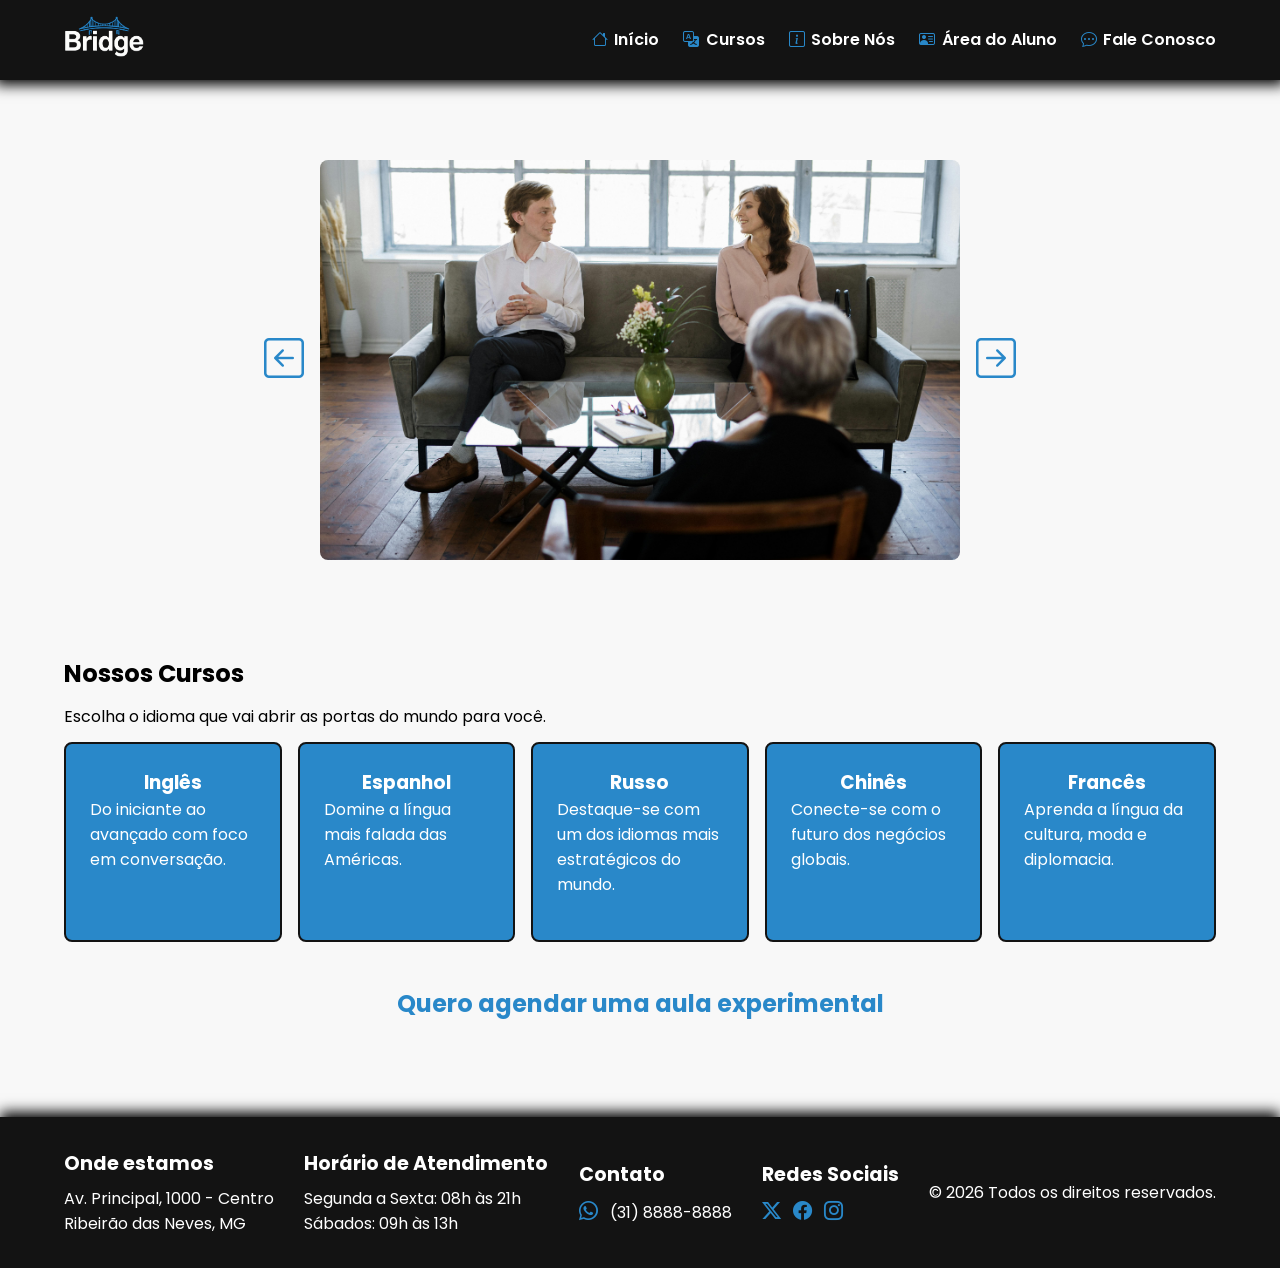
<file: index.html>
<!DOCTYPE html>
<html lang="pt-br">

<head>
    <meta charset="UTF-8">
    <meta name="viewport" content="width=device-width, initial-scale=1.0">
    <link rel="shortcut icon" href="./src/assets/images/favicon.svg" type="image/x-icon">
    <link rel="stylesheet" href="./src/assets/styles/reset.css">
    <link rel="stylesheet" href="./src/assets/styles/main.css">
    <link rel="stylesheet" href="https://cdn.jsdelivr.net/npm/bootstrap-icons@1.13.1/font/bootstrap-icons.min.css">
    <link rel="stylesheet" href="https://cdnjs.cloudflare.com/ajax/libs/animate.css/4.1.1/animate.min.css" />
    <title>Bridge - Escola de Idiomas</title>
</head>

<body>
    <header class="cabecalho animate__animated animate__slideInDown">
        <div class="logo">
            <figure class="logo-imagem">
                <img src="./src/assets/images/logo.png" alt="logo da escola de idiomas Bridge.">
            </figure>
        </div>
        <nav>
            <button id="btn-menu-hamburguer" onclick="abrirMenu()">
                        <i class="bi bi-list"></i> Menu
                            </button>
            <ul id="menu">
                <li><a href="./index.html"><i class="bi bi-house"></i>Início</a></li>
                <li><a href="./src/pages/cursos.html"><i class="bi bi-translate"></i>Cursos</a></li>
                <li><a href="./src/pages/sobre.html"><i class="bi bi-info-square"></i>Sobre Nós</a></li>
                <li><a href="./src/pages/area-aluno.html"><i class="bi bi-person-vcard"></i>Área do Aluno</a></li>
                <li><a href="./src/pages/fale-conosco.html"><i class="bi bi-chat-dots"></i>Fale Conosco</a></li>
            </ul>
        </nav>
    </header>

    <main class="principal">
        <section class="carrossel animate__animated animate__fadeIn">
            <button type="button" id="carrossel-botao-voltar"><i class="bi bi-arrow-left-square"></i></button>
            <div class="carrossel-imagem">
                <img src="./src/assets/images/imagem-1.jpg" alt="Três pessoas conversando sentando em um sofá.">
            </div>
            <div class="carrossel-imagem">
                <img src="./src/assets/images/imagem-2.jpg"
                    alt="Duas pessoas conversando sentando numa poltrona e três pessoas atrás.">
            </div>
            <div class="carrossel-imagem">
                <img src="./src/assets/images/imagem-3.jpg" alt="Duas pessoas conversando e uma sala de descanso.">
            </div>
            <div class="carrossel-imagem">
                <img src="./src/assets/images/imagem-4.jpg" alt="Duas pessoas conversando e uma sala de descanso.">
            </div>

            <button type="button" id="carrossel-botao-proxima"><i class="bi bi-arrow-right-square"></i></button>
        </section>

        <section class="info animate__animated animate__fadeIn">
            <h2>Nossos Cursos</h2>
            <p>Escolha o idioma que vai abrir as portas do mundo para você.</p>

            <div class="linguagens">
                <div class="lang-card">
                    <h3>Inglês</h3>
                    <p>Do iniciante ao avançado com foco em conversação.</p>
                </div>

                <div class="lang-card">
                    <h3>Espanhol</h3>
                    <p>Domine a língua mais falada das Américas.</p>
                </div>

                <div class="lang-card">
                    <h3>Russo</h3>
                    <p>Destaque-se com um dos idiomas mais estratégicos do mundo.</p>
                </div>

                <div class="lang-card">
                    <h3>Chinês</h3>
                    <p>Conecte-se com o futuro dos negócios globais.</p>
                </div>

                <div class="lang-card">
                    <h3>Francês</h3>
                    <p>Aprenda a língua da cultura, moda e diplomacia.</p>
                </div>
            </div>

            <a href="./src/pages/agendar.html" class="link-agendar animate__animated animate__fadeIn">Quero agendar uma
                aula experimental</a>
        </section>
    </main>

    <footer class="rodape animate__animated animate__slideInUp">
         <div class="contato">
            <h3>Onde estamos</h3>
            <p>Av. Principal, 1000 - Centro<br>Ribeirão das Neves, MG</p>
        </div>

        <div class="contato">
            <h3>Horário de Atendimento</h3>
            <p>Segunda a Sexta: 08h às 21h<br>Sábados: 09h às 13h</p>
        </div>
        <div class="contato">
            <h3>Contato</h3>

            <div class="celular">
                <a href="#"><i class="bi bi-whatsapp"></i></a>
                <span>(31) 8888-8888</span>
            </div>

        </div>
        <div class="redes-sociais">
            <h3>Redes Sociais</h3>
            <div class="redes-sociais-icons">
                <a href="x.com.br"><i class="bi bi-twitter-x"></i></a>
                <a href="facebook.com.br"><i class="bi bi-facebook"></i></a>
                <a href="instagram.com.br"><i class="bi bi-instagram"></i></a>
            </div>

        </div>

        <span class="direitos">&copy; 2026 Todos os direitos reservados.</span>
    </footer>

    <script src="./src/assets/scripts/carrossel.js"></script>
    <script src="./src/assets/scripts/menu-hamburguer.js"></script>
</body>

</html>
</file>
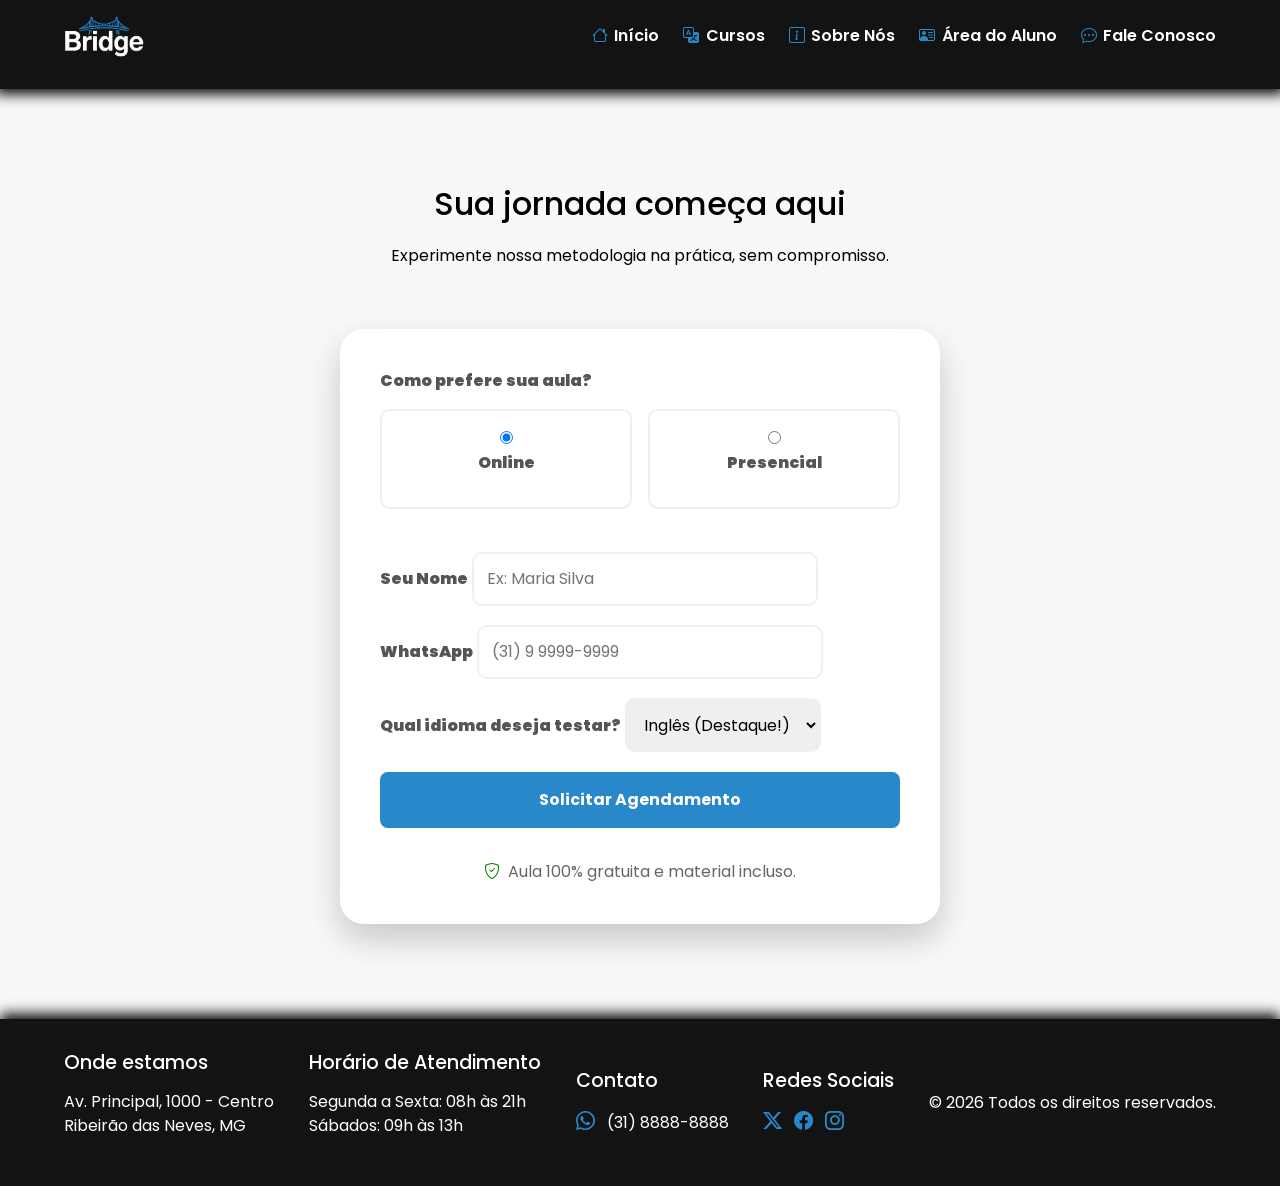
<file: src/pages/agendar.html>
<!DOCTYPE html>
<html lang="pt-br">

<head>
    <meta charset="UTF-8">
    <meta name="viewport" content="width=device-width, initial-scale=1.0">
    <link rel="shortcut icon" href="../assets/images/favicon.svg" type="image/x-icon">
    <link href="https://cdn.jsdelivr.net/npm/bootstrap@5.3.8/dist/css/bootstrap.min.css" rel="stylesheet"
        integrity="sha384-sRIl4kxILFvY47J16cr9ZwB07vP4J8+LH7qKQnuqkuIAvNWLzeN8tE5YBujZqJLB" crossorigin="anonymous">
    <link rel="stylesheet" href="https://cdn.jsdelivr.net/npm/bootstrap-icons@1.13.1/font/bootstrap-icons.min.css">
    <link rel="stylesheet" href="../assets/styles/reset.css">
    <link rel="stylesheet" href="../assets/styles/main.css">
    <link rel="stylesheet" href="../assets/styles/formulario-agendamento.css">
    <link rel="stylesheet" href="https://cdnjs.cloudflare.com/ajax/libs/animate.css/4.1.1/animate.min.css" />
    <title>Agendar Aula Experimental - Bridge</title>
</head>

<body>
    <header class="cabecalho animate__animated animate__slideInDown">
        <div class="logo">
            <figure class="logo-imagem">
                <img src="../assets/images/logo.png" alt="logo da escola de idiomas Bridge.">
            </figure>
        </div>
        <nav>
            <button id="btn-menu-hamburguer" onclick="abrirMenu()"><i class="bi bi-list"></i>Menu</button>
            <ul id="menu">
                <li><a href="../../index.html"><i class="bi bi-house"></i>Início</a></li>

                <li><a href="./cursos.html"><i class="bi bi-translate"></i>Cursos</a></li>

                <li><a href="./sobre.html"><i class="bi bi-info-square"></i>Sobre Nós</a></li>

                <li><a href="./area-aluno.html"><i class="bi bi-person-vcard"></i>Área do Aluno</a></li>

                <li><a href="./fale-conosco.html"><i class="bi bi-chat-dots"></i>Fale Conosco</a></li>
            </ul>
        </nav>
    </header>

    <main class="principal">
        <section class="info animate__animated animate__zoomIn">
            <h2>Sua jornada começa aqui</h2>
            <p>Experimente nossa metodologia na prática, sem compromisso.</p>

            <div class="agendar-container">
                <form class="form-agendar">
                    <div class="campo">
                        <label>Como prefere sua aula?</label>
                        <div class="tipo-aula">
                            <label class="radio-box">
                                <input type="radio" name="modalidade" value="online" checked>
                                <p>Online</p>
                            </label>
                            <label class="radio-box">
                                <input type="radio" name="modalidade" value="presencial">
                                <p>Presencial</p>
                            </label>
                        </div>
                    </div>

                    <div class="campo">
                        <label for="nome">Seu Nome</label>
                        <input type="text" id="nome" placeholder="Ex: Maria Silva" required>
                    </div>

                    <div class="campo">
                        <label for="whatsapp">WhatsApp</label>
                        <input type="tel" id="whatsapp" placeholder="(31) 9 9999-9999" required>
                    </div>

                    <div class="campo">
                        <label for="idioma">Qual idioma deseja testar?</label>
                        <select id="idioma">
                            <option value="ingles">Inglês (Destaque!)</option>
                            <option value="russo">Russo</option>
                            <option value="chines">Chinês</option>
                            <option value="espanhol">Espanhol</option>
                            <option value="frances">Francês</option>
                        </select>
                    </div>

                    <button type="submit" id="btn-enviar" onclick="mostrarMensagem()">Solicitar Agendamento</button>

                    <div class="banner-vantagem">
                        <i class="bi bi-shield-check" style="color: green;"></i>
                        <span>Aula 100% gratuita e material incluso.</span>
                    </div>
                </form>
            </div>
        </section>

        <section class="modal modal-sheet position-static d-none bg-body-secondary p-4 py-md-5" tabindex="-1"
            role="dialog" id="modalSheet">
            <div class="modal-dialog">
                <div class="modal-content rounded-4 shadow">
                    <div class="modal-header border-bottom-0">
                        <h1 class="modal-title fs-5">Agendamento solicitado com sucesso!</h1> <button type="button"
                            class="btn-close" data-bs-dismiss="modal" aria-label="Close" id="btn-fechar" onclick="fecharMensagem()"></button>
                    </div>
                    <div class="modal-body py-0">
                        <p>Um do nossos atendentes entrarão em contato em breve.</p>
                    </div>
                    <div class="modal-footer flex-column align-items-stretch w-100 gap-2 pb-3 border-top-0">
                        <button type="button" class="btn btn-lg btn-secondary" data-bs-dismiss="modal"
                            id="btn-fechar" onclick="fecharMensagem()">Fechar</button>
                    </div>
                </div>
            </div>
        </section>
    </main>


    <footer class="rodape animate__animated animate__slideInUp">
         <div class="contato">
            <h3>Onde estamos</h3>
            <p>Av. Principal, 1000 - Centro<br>Ribeirão das Neves, MG</p>
        </div>

        <div class="contato">
            <h3>Horário de Atendimento</h3>
            <p>Segunda a Sexta: 08h às 21h<br>Sábados: 09h às 13h</p>
        </div>
        <div class="contato">
            <h3>Contato</h3>

            <div class="numero">
                <a href="#"><i class="bi bi-whatsapp"></i></a>
                <span>(31) 8888-8888</span>
            </div>

        </div>
        <div class="redes-sociais">
            <h3>Redes Sociais</h3>
            <div class="redes-sociais-icons">
                <a href="https://x.com/?lang=pt"><i class="bi bi-twitter-x"></i></a>
                <a href="https://www.facebook.com/?locale=pt_BR"><i class="bi bi-facebook"></i></a>
                <a href="https://www.instagram.com/"><i class="bi bi-instagram"></i></a>
            </div>

        </div>

        <span class="direitos">&copy; 2026 Todos os direitos reservados.</span>
    </footer>

    <script src="../assets/scripts/menu-hamburguer.js"></script>
    <script src="https://cdn.jsdelivr.net/npm/bootstrap@5.3.8/dist/js/bootstrap.bundle.min.js"
        integrity="sha384-FKyoEForCGlyvwx9Hj09JcYn3nv7wiPVlz7YYwJrWVcXK/BmnVDxM+D2scQbITxI"
        crossorigin="anonymous"></script>
    <script src="../assets/scripts/mensagem.js"></script>
</body>

</html>
</file>
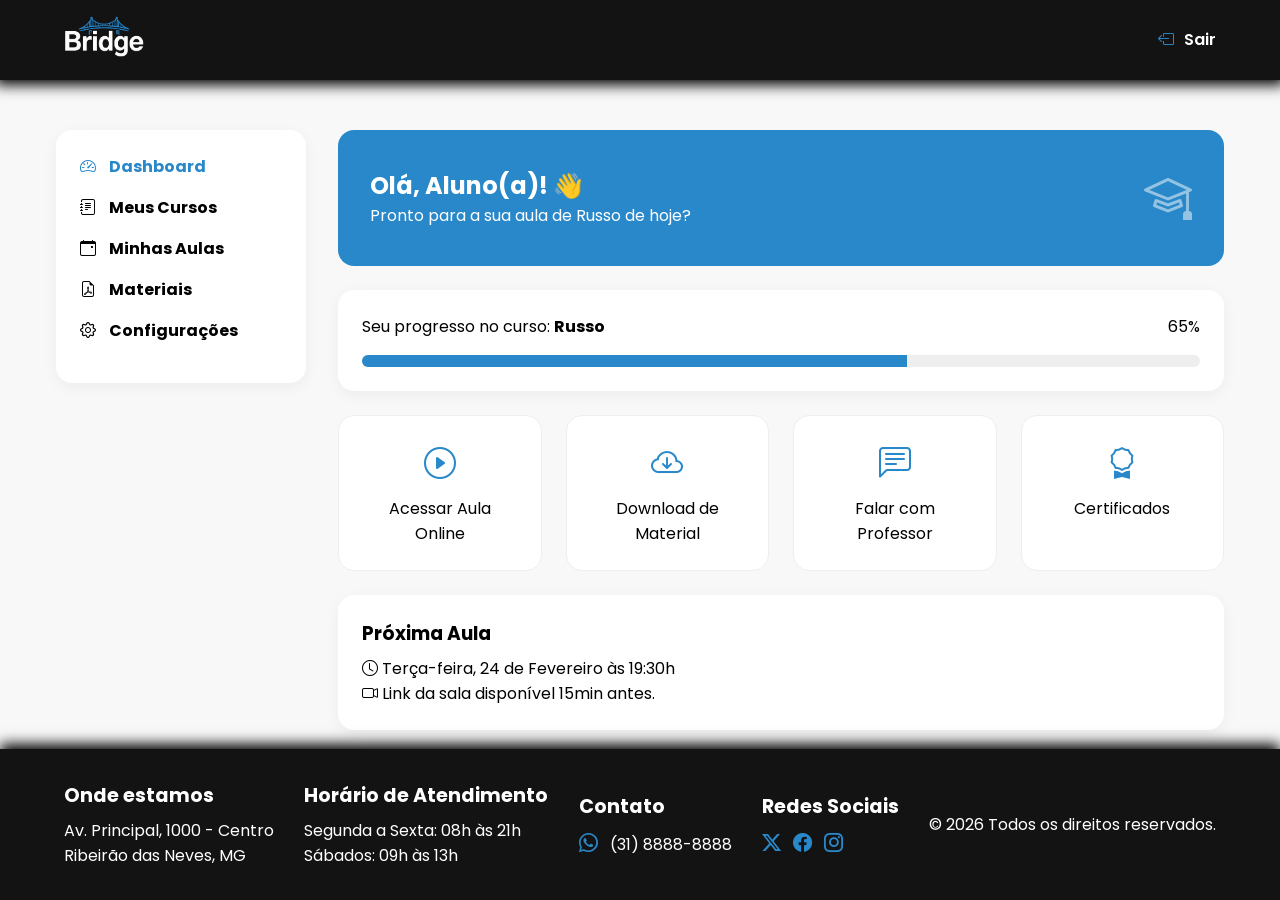
<file: src/pages/area-aluno.html>
<!DOCTYPE html>
<html lang="pt-br">

<head>
    <meta charset="UTF-8">
    <meta name="viewport" content="width=device-width, initial-scale=1.0">
    <link rel="shortcut icon" href="../assets/images/favicon.svg" type="image/x-icon">
    <link rel="stylesheet" href="../assets/styles/reset.css">
    <link rel="stylesheet" href="../assets/styles/main.css">
    <link rel="stylesheet" href="../assets/styles/area-aluno.css">
    <link rel="stylesheet" href="https://cdn.jsdelivr.net/npm/bootstrap-icons@1.13.1/font/bootstrap-icons.min.css">
    <link rel="stylesheet" href="https://cdnjs.cloudflare.com/ajax/libs/animate.css/4.1.1/animate.min.css" />
    <title>Área do Aluno | Bridge</title>
</head>

<body>
    <header class="cabecalho animate__animated animate__slideInDown">
        <div class="logo">
            <figure class="logo-imagem">
                <img src="../assets/images/logo.png" alt="logo Bridge">
            </figure>
        </div>
        <nav>
            <ul id="menu">
                <li><a href="../../index.html"><i class="bi bi-box-arrow-left"></i> Sair</a></li>
            </ul>
        </nav>
    </header>

    <main class="principal">
        <div class="dashboard animate__animated animate__fadeIn">

            <aside class="sidebar-aluno">
                <ul>
                    <li><a href="#" class="ativo"><i class="bi bi-speedometer2"></i> Dashboard</a></li>
                    <li><a href="#"><i class="bi bi-journal-text"></i> Meus Cursos</a></li>
                    <li><a href="#"><i class="bi bi-calendar-event"></i> Minhas Aulas</a></li>
                    <li><a href="#"><i class="bi bi-file-earmark-pdf"></i> Materiais</a></li>
                    <li><a href="#"><i class="bi bi-gear"></i> Configurações</a></li>
                </ul>
            </aside>

            <div class="conteudo-aluno">

                <section class="card-boas-vindas">
                    <div>
                        <h2>Olá, Aluno(a)! 👋</h2>
                        <p>Pronto para a sua aula de Russo de hoje?</p>
                    </div>
                    <i class="bi bi-mortarboard" style="font-size: 3rem; opacity: 0.5;"></i>
                </section>

                <section class="progresso-container">
                    <div style="display: flex; justify-content: space-between;">
                        <span>Seu progresso no curso: <strong>Russo</strong></span>
                        <span>65%</span>
                    </div>
                    <div class="barra-progresso">
                        <div class="progresso-fill"></div>
                    </div>
                </section>

                <div class="grid-estudos">
                    <div class="card-recurso">
                        <i class="bi bi-play-circle"></i>
                        <span>Acessar Aula Online</span>
                    </div>
                    <div class="card-recurso">
                        <i class="bi bi-cloud-arrow-down"></i>
                        <span>Download de Material</span>
                    </div>
                    <div class="card-recurso">
                        <i class="bi bi-chat-left-text"></i>
                        <span>Falar com Professor</span>
                    </div>
                    <div class="card-recurso">
                        <i class="bi bi-award"></i>
                        <span>Certificados</span>
                    </div>
                </div>

                <section class="progresso-container">
                    <h3>Próxima Aula</h3>
                    <p style="margin-top: 0.5rem;"><i class="bi bi-clock"></i> Terça-feira, 24 de Fevereiro às 19:30h
                    </p>
                    <p><i class="bi bi-camera-video"></i> Link da sala disponível 15min antes.</p>
                </section>

            </div>
        </div>
    </main>

    <footer class="rodape animate__animated animate__slideInUp">
         <div class="contato">
            <h3>Onde estamos</h3>
            <p>Av. Principal, 1000 - Centro<br>Ribeirão das Neves, MG</p>
        </div>

        <div class="contato">
            <h3>Horário de Atendimento</h3>
            <p>Segunda a Sexta: 08h às 21h<br>Sábados: 09h às 13h</p>
        </div>
        <div class="contato">
            <h3>Contato</h3>

            <div class="numero">
                <a href="#"><i class="bi bi-whatsapp"></i></a>
                <span>(31) 8888-8888</span>
            </div>

        </div>
        <div class="redes-sociais">
            <h3>Redes Sociais</h3>
            <div class="redes-sociais-icons">
                <a href="https://x.com/?lang=pt"><i class="bi bi-twitter-x"></i></a>
                <a href="https://www.facebook.com/?locale=pt_BR"><i class="bi bi-facebook"></i></a>
                <a href="https://www.instagram.com/"><i class="bi bi-instagram"></i></a>
            </div>

        </div>

        <span class="direitos">&copy; 2026 Todos os direitos reservados.</span>
    </footer>
</body>

</html>
</file>
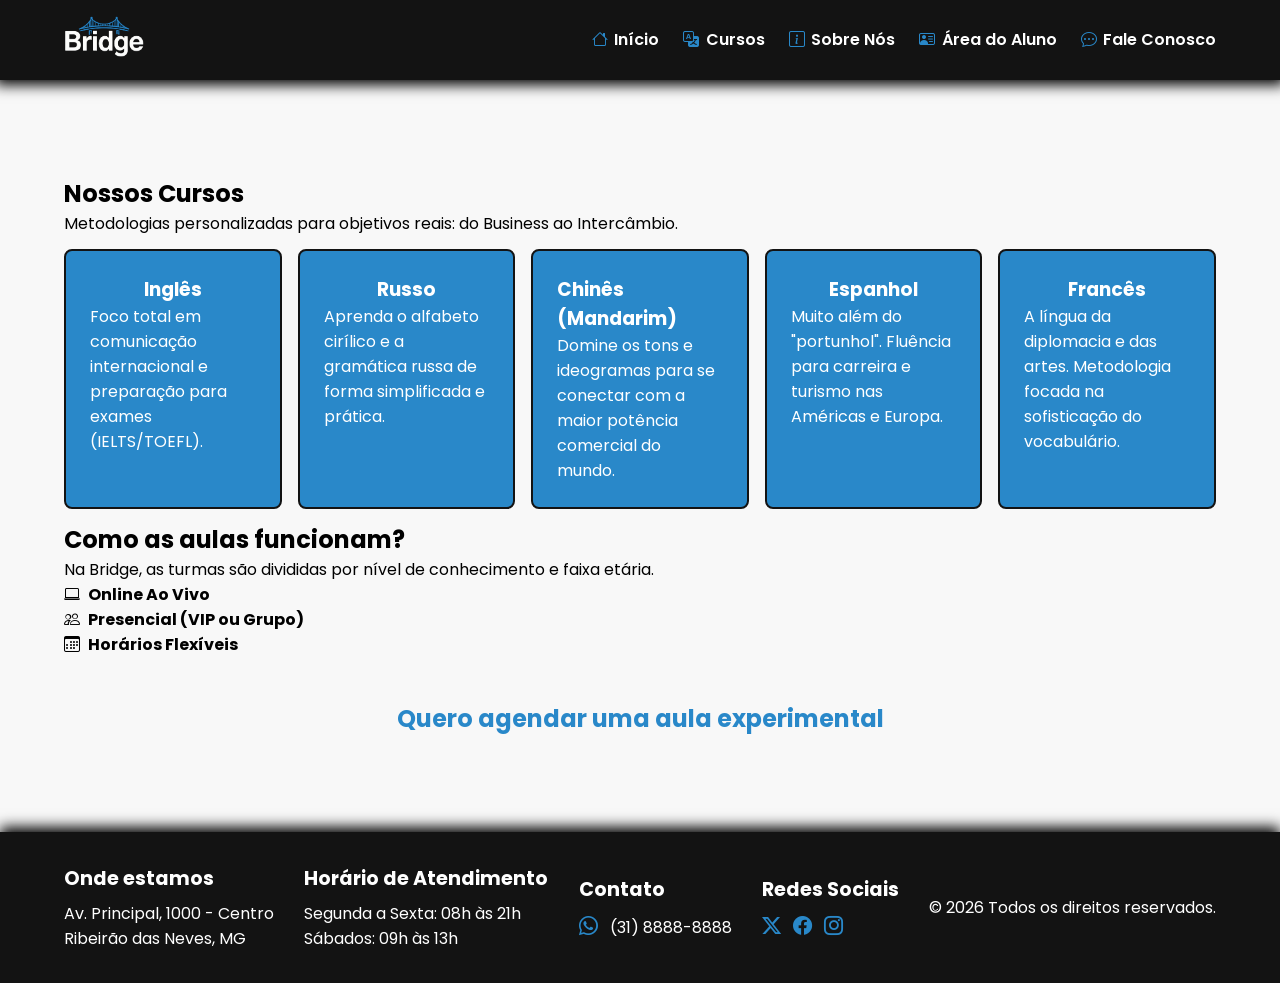
<file: src/pages/cursos.html>
<!DOCTYPE html>
<html lang="pt-br">

<head>
    <meta charset="UTF-8">
    <meta name="viewport" content="width=device-width, initial-scale=1.0">
    <link rel="shortcut icon" href="../assets/images/favicon.svg" type="image/x-icon">
    <link rel="stylesheet" href="https://cdn.jsdelivr.net/npm/bootstrap-icons@1.13.1/font/bootstrap-icons.min.css">
    <link rel="stylesheet" href="../assets/styles/reset.css">
    <link rel="stylesheet" href="../assets/styles/main.css">
    <link rel="stylesheet" href="https://cdnjs.cloudflare.com/ajax/libs/animate.css/4.1.1/animate.min.css" />
    <title>Cursos - Bridge Escola de Idiomas</title>
</head>

<body>
    <header class="cabecalho animate__animated animate__slideInDown">
        <div class="logo">
            <figure class="logo-imagem">
                <img src="../assets/images/logo.png" alt="logo da escola de idiomas Bridge.">
            </figure>
        </div>
        <nav>
            <button id="btn-menu-hamburguer" onclick="abrirMenu()"><i class="bi bi-list"></i>Menu</button>
            <ul id="menu">
                <li><a href="../../index.html"><i class="bi bi-house"></i>Início</a></li>

                <li><a href="./cursos.html"><i class="bi bi-translate"></i>Cursos</a></li>

                <li><a href="./sobre.html"><i class="bi bi-info-square"></i>Sobre Nós</a></li>

                <li><a href="./area-aluno.html"><i class="bi bi-person-vcard"></i>Área do Aluno</a></li>

                <li><a href="./fale-conosco.html"><i class="bi bi-chat-dots"></i>Fale Conosco</a></li>
            </ul>
        </nav>
    </header>

    <main class="principal">
        <section class="info animate__animated animate__fadeIn">
            <div>
                <h2>Nossos Cursos</h2>
                <p>Metodologias personalizadas para objetivos reais: do Business ao Intercâmbio.</p>
            </div>

            <div class="linguagens">

                <div class="lang-card">
                    <h3>Inglês</h3>
                    <p>Foco total em comunicação internacional e preparação para exames (IELTS/TOEFL).</p>

                </div>

                <div class="lang-card">
                    <h3>Russo</h3>
                    <p>Aprenda o alfabeto cirílico e a gramática russa de forma simplificada e prática.</p>

                </div>

                <div class="lang-card">
                    <h3>Chinês (Mandarim)</h3>
                    <p>Domine os tons e ideogramas para se conectar com a maior potência comercial do mundo.</p>

                </div>

                <div class="lang-card">
                    <h3>Espanhol</h3>
                    <p>Muito além do "portunhol". Fluência para carreira e turismo nas Américas e Europa.</p>

                </div>

                <div class="lang-card">
                    <h3>Francês</h3>
                    <p>A língua da diplomacia e das artes. Metodologia focada na sofisticação do vocabulário.</p>
                </div>

            </div>

            <div class="aulas">
                <h2>Como as aulas funcionam?</h2>

                <p>Na Bridge, as turmas são divididas por nível de
                    conhecimento e faixa etária.</p>

                <ul class="tipos">
                    <li class="tipo">
                        <i class="bi bi-laptop"></i>
                        <p><strong>Online Ao Vivo</strong></p>
                    </li>
                    <li class="tipo">
                        <i class="bi bi-people"></i>
                        <p><strong>Presencial (VIP ou Grupo)</strong></p>
                    </li>
                    <li class="tipo">
                        <i class="bi bi-calendar3"></i>
                        <p><strong>Horários Flexíveis</strong></p>
                    </li>
                </ul>
            </div>

            <a href="./agendar.html" class="link-agendar animate__animated animate__fadeIn">Quero agendar uma aula
                experimental</a>
        </section>

    </main>

    <footer class="rodape animate__animated animate__slideInUp">
         <div class="contato">
            <h3>Onde estamos</h3>
            <p>Av. Principal, 1000 - Centro<br>Ribeirão das Neves, MG</p>
        </div>

        <div class="contato">
            <h3>Horário de Atendimento</h3>
            <p>Segunda a Sexta: 08h às 21h<br>Sábados: 09h às 13h</p>
        </div>
        <div class="contato">
            <h3>Contato</h3>

            <div class="celular">
                <a href="#"><i class="bi bi-whatsapp"></i></a>
                <span>(31) 8888-8888</span>
            </div>

        </div>
        <div class="redes-sociais">
            <h3>Redes Sociais</h3>
            <div class="redes-sociais-icons">
                <a href="https://x.com/?lang=pt"><i class="bi bi-twitter-x"></i></a>
                <a href="https://www.facebook.com/?locale=pt_BR"><i class="bi bi-facebook"></i></a>
                <a href="https://www.instagram.com/"><i class="bi bi-instagram"></i></a>
            </div>

        </div>

        <span class="direitos">&copy; 2026 Todos os direitos reservados.</span>
    </footer>

    <script src="../assets/scripts/menu-hamburguer.js"></script>
</body>

</html>
</file>
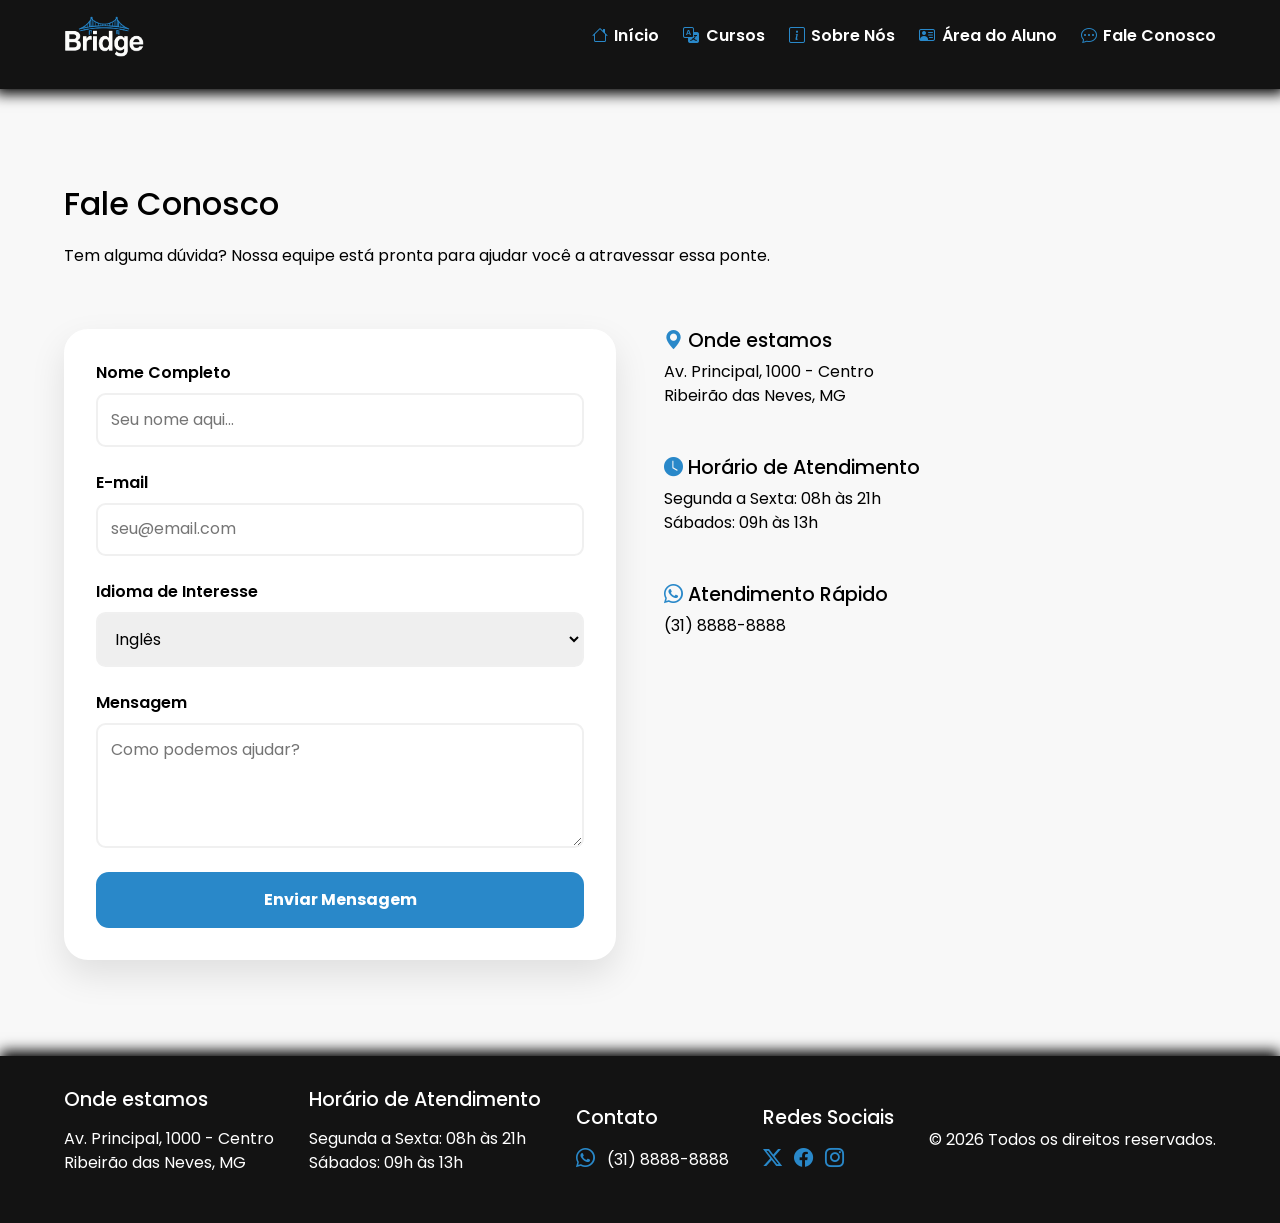
<file: src/pages/fale-conosco.html>
<!DOCTYPE html>
<html lang="pt-br">

<head>
    <meta charset="UTF-8">
    <meta name="viewport" content="width=device-width, initial-scale=1.0">
    <link rel="shortcut icon" href="../assets/images/favicon.svg" type="image/x-icon">
    <link href="https://cdn.jsdelivr.net/npm/bootstrap@5.3.8/dist/css/bootstrap.min.css" rel="stylesheet"
        integrity="sha384-sRIl4kxILFvY47J16cr9ZwB07vP4J8+LH7qKQnuqkuIAvNWLzeN8tE5YBujZqJLB" crossorigin="anonymous">
    <link rel="stylesheet" href="../assets/styles/reset.css">
    <link rel="stylesheet" href="../assets/styles/main.css">
    <link rel="stylesheet" href="../assets/styles/formulario-fale-conosco.css">
    <link rel="stylesheet" href="https://cdn.jsdelivr.net/npm/bootstrap-icons@1.13.1/font/bootstrap-icons.min.css">
    <link rel="stylesheet" href="https://cdnjs.cloudflare.com/ajax/libs/animate.css/4.1.1/animate.min.css" />
    <title>Bridge - Escola de Idiomas</title>
</head>

<body>
    <header class="cabecalho animate__animated animate__slideInDown">
        <div class="logo">
            <figure class="logo-imagem">
                <img src="../assets/images/logo.png" alt="logo da escola de idiomas Bridge.">
            </figure>
        </div>
        <nav>
            <button id="btn-menu-hamburguer" onclick="abrirMenu()"><i class="bi bi-list"></i>Menu</button>
            <ul id="menu">
                <li><a href="../../index.html"><i class="bi bi-house"></i>Início</a></li>

                <li><a href="./cursos.html"><i class="bi bi-translate"></i>Cursos</a></li>

                <li><a href="./sobre.html"><i class="bi bi-info-square"></i>Sobre Nós</a></li>

                <li><a href="./area-aluno.html"><i class="bi bi-person-vcard"></i>Área do Aluno</a></li>

                <li><a href="./fale-conosco.html"><i class="bi bi-chat-dots"></i>Fale Conosco</a></li>
            </ul>
        </nav>
    </header>

    <main class="principal">
        <section class="info animate__animated animate__fadeIn">
            <h2>Fale Conosco</h2>
            <p>Tem alguma dúvida? Nossa equipe está pronta para ajudar você a atravessar essa ponte.</p>

            <div class="contato-container">
                <form id="formulario-contato">
                    <div class="campo">
                        <label for="nome">Nome Completo</label>
                        <input type="text" id="nome" placeholder="Seu nome aqui..." required>
                    </div>
                    <div class="campo">
                        <label for="email">E-mail</label>
                        <input type="email" id="email" placeholder="seu@email.com" required>
                    </div>
                    <div class="campo">
                        <label for="interesse">Idioma de Interesse</label>
                        <select id="interesse">
                            <option value="ingles">Inglês</option>
                            <option value="russo">Russo</option>
                            <option value="chines">Chinês</option>
                            <option value="espanhol">Espanhol</option>
                            <option value="frances">Francês</option>
                        </select>
                    </div>
                    <div class="campo">
                        <label for="mensagem">Mensagem</label>
                        <textarea id="mensagem" rows="4" placeholder="Como podemos ajudar?" required></textarea>
                    </div>
                    <button type="submit" id="btn-enviar">Enviar Mensagem</button>
                </form>

                <div class="info-adicional">
                    <div class="card-contato">
                        <h3 style="font-size: 1.2rem;"><i class="bi bi-geo-alt-fill "
                                style="color: var(--cor-botoes-links);"></i> Onde estamos</h3>
                        <p>Av. Principal, 1000 - Centro<br>Ribeirão das Neves, MG</p>
                    </div>

                    <div class="card-contato">
                        <h3 style="font-size: 1.2rem;"><i class="bi bi-clock-fill"
                                style="color: var(--cor-botoes-links);"></i> Horário de
                            Atendimento</h3>
                        <p>Segunda a Sexta: 08h às 21h<br>Sábados: 09h às 13h</p>
                    </div>

                    <div class="card-contato">
                        <h3 style="font-size: 1.2rem;"><i class="bi bi-whatsapp"
                                style="color: var(--cor-botoes-links);"></i> Atendimento Rápido</h3>
                        <p>(31) 8888-8888</p>
                    </div>
                </div>
            </div>
        </section>

        <section class="modal modal-sheet position-static d-none bg-body-secondary p-4 py-md-5" tabindex="-1"
            role="dialog" id="modalSheet">
            <div class="modal-dialog">
                <div class="modal-content rounded-4 shadow">
                    <div class="modal-header border-bottom-0">
                        <h1 class="modal-title fs-5">Mensagem enviada com sucesso!</h1> 
                        <button type="button"
                            class="btn-close" data-bs-dismiss="modal" aria-label="Close" id="btn-fechar" onclick="fecharMensagem()">
                        </button>
                    </div>
                    <div class="modal-body py-0">
                        <p>Um do nossos atendentes entrarão em contato em breve.</p>
                    </div>
                    <div class="modal-footer flex-column align-items-stretch w-100 gap-2 pb-3 border-top-0">
                        <button type="button" class="btn btn-lg btn-secondary" data-bs-dismiss="modal" id="btn-fechar"
                            onclick="fecharMensagem()">Fechar</button>
                    </div>
                </div>
            </div>
        </section>
    </main>

    <footer class="rodape animate__animated animate__slideInUp">
        <div class="contato">
            <h3>Onde estamos</h3>
            <p>Av. Principal, 1000 - Centro<br>Ribeirão das Neves, MG</p>
        </div>

        <div class="contato">
            <h3>Horário de Atendimento</h3>
            <p>Segunda a Sexta: 08h às 21h<br>Sábados: 09h às 13h</p>
        </div>
        <div class="contato">
            <h3>Contato</h3>

            <div class="celular">
                <a href="#"><i class="bi bi-whatsapp"></i></a>
                <span>(31) 8888-8888</span>
            </div>

        </div>
        <div class="redes-sociais">
            <h3>Redes Sociais</h3>
            <div class="redes-sociais-icons">
                <a href="https://x.com/?lang=pt"><i class="bi bi-twitter-x"></i></a>
                <a href="https://www.facebook.com/?locale=pt_BR"><i class="bi bi-facebook"></i></a>
                <a href="https://www.instagram.com/"><i class="bi bi-instagram"></i></a>
            </div>

        </div>

        <span class="direitos">&copy; 2026 Todos os direitos reservados.</span>
    </footer>

    <script src="../assets/scripts/menu-hamburguer.js"></script>
    <script src="https://cdn.jsdelivr.net/npm/bootstrap@5.3.8/dist/js/bootstrap.bundle.min.js"
        integrity="sha384-FKyoEForCGlyvwx9Hj09JcYn3nv7wiPVlz7YYwJrWVcXK/BmnVDxM+D2scQbITxI"
        crossorigin="anonymous"></script>
    <script src="../assets/scripts/mensagem.js"></script>
</body>

</html>
</file>
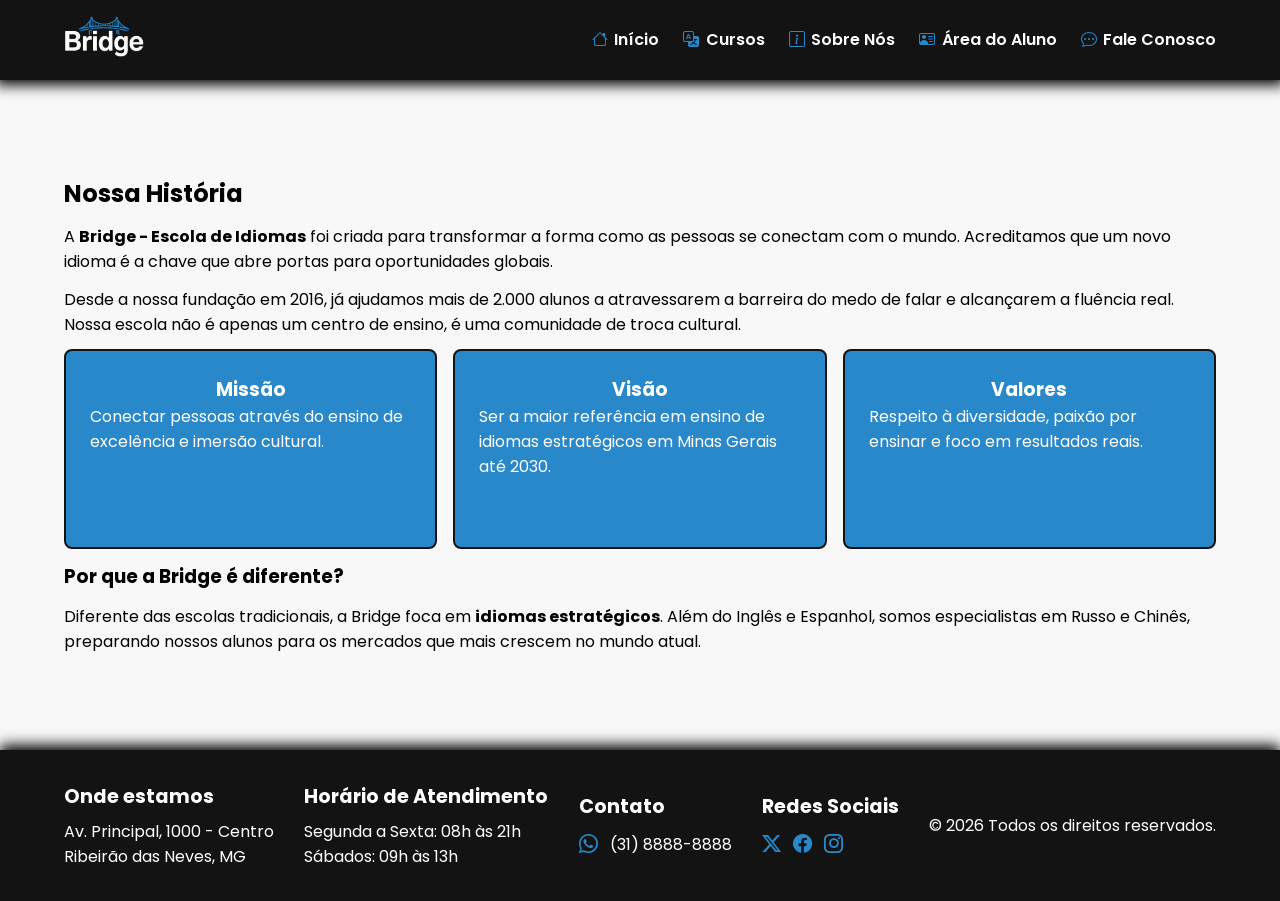
<file: src/pages/sobre.html>
<!DOCTYPE html>
<html lang="pt-br">

<head>
    <meta charset="UTF-8">
    <meta name="viewport" content="width=device-width, initial-scale=1.0">
    <link rel="shortcut icon" href="../assets/images/favicon.svg" type="image/x-icon">
    <link rel="stylesheet" href="../assets/styles/reset.css">
    <link rel="stylesheet" href="../assets/styles/main.css">
    <link rel="stylesheet" href="https://cdn.jsdelivr.net/npm/bootstrap-icons@1.13.1/font/bootstrap-icons.min.css">
    <link rel="stylesheet" href="https://cdnjs.cloudflare.com/ajax/libs/animate.css/4.1.1/animate.min.css" />
    <title>Bridge - Escola de Idiomas</title>
</head>

<body>
    <header class="cabecalho animate__animated animate__slideInDown">
        <div class="logo">
            <figure class="logo-imagem">
                <img src="../assets/images/logo.png" alt="logo da escola de idiomas Bridge.">
            </figure>
        </div>
        <nav>
            <button id="btn-menu-hamburguer" onclick="abrirMenu()"><i class="bi bi-list"></i>Menu</button>

            <ul id="menu">
                <li><a href="../../index.html"><i class="bi bi-house"></i>Início</a></li>

                <li><a href="./cursos.html"><i class="bi bi-translate"></i>Cursos</a></li>

                <li><a href="./sobre.html"><i class="bi bi-info-square"></i>Sobre Nós</a></li>

                <li><a href="./area-aluno.html"><i class="bi bi-person-vcard"></i>Área do Aluno</a></li>

                <li><a href="./fale-conosco.html"><i class="bi bi-chat-dots"></i>Fale Conosco</a></li>
            </ul>
        </nav>
    </header>

    <main class="principal">
        <section class="info animate__animated animate__fadeIn">
            <h2>Nossa História</h2>
            <p>A <strong>Bridge - Escola de Idiomas</strong> foi criada para transformar a forma como as pessoas se
                conectam com o mundo. Acreditamos que um novo idioma é a chave que abre portas para oportunidades
                globais.</p>

            <p>Desde a nossa fundação em 2016, já ajudamos mais de 2.000 alunos a atravessarem a barreira do medo de
                falar e alcançarem a fluência real. Nossa escola não é apenas um centro de ensino, é uma comunidade de
                troca cultural.</p>

            <div class="linguagens">
                <div class="lang-card">
                    <h3>Missão</h3>
                    <p>Conectar pessoas através do ensino de excelência e imersão cultural.</p>
                </div>
                <div class="lang-card">
                    <h3>Visão</h3>
                    <p>Ser a maior referência em ensino de idiomas estratégicos em Minas Gerais até 2030.</p>
                </div>
                <div class="lang-card">
                    <h3>Valores</h3>
                    <p>Respeito à diversidade, paixão por ensinar e foco em resultados reais.</p>
                </div>
            </div>

            <h3>Por que a Bridge é diferente?</h3>
            <p>Diferente das escolas tradicionais, a Bridge foca em <strong>idiomas estratégicos</strong>. Além do
                Inglês e Espanhol, somos especialistas em Russo e Chinês, preparando nossos alunos para os mercados que
                mais crescem no mundo atual.</p>

        </section>

    </main>

    <footer class="rodape animate__animated animate__slideInUp">
         <div class="contato">
            <h3>Onde estamos</h3>
            <p>Av. Principal, 1000 - Centro<br>Ribeirão das Neves, MG</p>
        </div>

        <div class="contato">
            <h3>Horário de Atendimento</h3>
            <p>Segunda a Sexta: 08h às 21h<br>Sábados: 09h às 13h</p>
        </div>
        <div class="contato">
            <h3>Contato</h3>
            <div class="celular">
                <a href="#"><i class="bi bi-whatsapp"></i></a>
                <span>(31) 8888-8888</span>
            </div>

        </div>
        <div class="redes-sociais">
            <h3>Redes Sociais</h3>
            <div class="redes-sociais-icons">
                <a href="https://x.com/?lang=pt"><i class="bi bi-twitter-x"></i></a>
                <a href="https://www.facebook.com/?locale=pt_BR"><i class="bi bi-facebook"></i></a>
                <a href="https://www.instagram.com/"><i class="bi bi-instagram"></i></a>
            </div>

        </div>

        <span class="direitos">&copy; 2026 Todos os direitos reservados.</span>
    </footer>

    <script src="../assets/scripts/menu-hamburguer.js"></script>
</body>

</html>
</file>
<file: src/assets/styles/main.css>
@import url('https://fonts.googleapis.com/css2?family=Archivo+Black&family=Noto+Sans+JP:wght@100..900&family=Playfair+Display:ital,wght@0,400..900;1,400..900&family=Playwrite+NZ+Basic:wght@100..400&family=Poppins:ital,wght@0,100;0,200;0,300;0,400;0,500;0,600;0,700;0,800;0,900;1,100;1,200;1,300;1,400;1,500;1,600;1,700;1,800;1,900&display=swap');

/* --- ESTILOS GERAIS --- */
:root {
    --fonte: 'Poppins', sans-serif;
    --cor-texto-branco: #ffffff;
    --cor-texto-preto: #000000;
    --cor-de-fundo: #131313;
    --cor-de-fundo-corpo: #f8f8f8;
    --cor-de-fundo-card: #2988c9;
    --cor-botoes-links: #2988c9;
}

body {
    display: flex;
    flex-direction: column;
    justify-content:space-between;
    width: 100%;
    min-height: 100vh;
    font-family: var(--fonte);
    font-size: 1rem;
    color: var(--cor-texto-branco);
    background-color: var(--cor-de-fundo-corpo);
}

/* --- CABEÇALHO --- */
.cabecalho {
    display: flex;
    align-items: center;
    justify-content: space-between;
    padding: 1rem 4rem;
    background-color: var(--cor-de-fundo);
    box-shadow: 0px 0px 13px 5px #000000;
    position: sticky;
    top: 0;
    z-index: 100;
}

.cabecalho .logo-imagem img {
    width: 80px;
}

.cabecalho #btn-menu-hamburguer {
    display: none;
    /* Escondido no Desktop */
}

.cabecalho #menu {
    display: flex;
    align-items: center;
    justify-content: center;
    gap: 1.5rem;
}

.cabecalho #menu li a {
    font-weight: 600;
    text-decoration: none;
    color: var(--cor-texto-branco);
    transition: 0.3s;
    cursor:pointer;
}

.cabecalho #menu li a i {
    color: var(--cor-botoes-links);
    padding-right: .4rem;
    cursor:pointer;
}

.cabecalho #menu li:hover {
    filter: brightness(70%);
}

/* --- PRINCIPAL --- */
.principal {
    position: relative;
    display: flex;
    flex-direction: column;
    width: 100%;
    justify-content: center;
}

/* Carrossel */
.principal .carrossel {
    position: relative;
    width: 100%;
    max-width: 800px;
    height: 400px;
    margin: 5rem auto 0;
    display: flex;
    align-items: center;
    justify-content: space-between;
    overflow: hidden;
    z-index: 1;
}

.principal .carrossel-imagem {
    position: absolute;
    width: 80%;
    height: 100%;
    opacity: 0;
    transition: opacity 0.5s ease-in-out;
    top: 0;
    left: 50%;
    transform: translateX(-50%);
    z-index: 1;
}

.principal .carrossel-imagem.ativa {
    opacity: 1;
    z-index: 2;
}

.principal .carrossel-imagem img {
    width: 100%;
    height: 100%;
    object-fit: cover;
    border-radius: .5rem;
}

.principal #carrossel-botao-voltar,
.principal #carrossel-botao-proxima {
    background: none;
    border: none;
    padding: 0 1rem;
    cursor: pointer;
    z-index: 10; 
    display: flex;
    align-items: center;
    justify-content: center;
}

.principal #carrossel-botao-voltar i,
.principal #carrossel-botao-proxima i {
    color: var(--cor-botoes-links);
    font-size: 2.5rem;
    cursor: pointer;
    margin:.5rem;
}

.principal #carrossel-botao-voltar i:hover,
.principal #carrossel-botao-proxima i:hover {
    transform: scale(1.1);
    filter: brightness(80%);
}

/* Info e Cards */
.principal .info {
    display: flex;
    flex-direction: column;
    justify-content: center;
    color: var(--cor-texto-preto);
    padding: 6rem 4rem;
    gap: .8rem;
}

.principal .info .linguagens {
    display: grid;
    grid-template-columns: repeat(auto-fit, minmax(200px, 1fr));
    gap: 1rem;
}

.principal .info .linguagens .lang-card {
    display: flex;
    flex-direction: column;
    align-items: center;
    min-height: 200px;
    background-color: var(--cor-de-fundo-card);
    color: var(--cor-texto-branco);
    padding: 1.5rem;
    border: solid 2px var(--cor-de-fundo);
    border-radius: .5rem;
    transition: transform 0.3s ease;
}

.principal .info .linguagens .lang-card:hover {
    transform: translateY(-10px);
}

.principal .info .aulas .tipos .tipo {
    display: flex;
    gap: .5rem;
}

.principal .info .link-agendar {
    display: block;
    text-align: center;
    margin-top: 2rem;
    text-decoration: none;
    font-size: 1.5rem;
    font-weight: 700;
    color: var(--cor-botoes-links);
    cursor:pointer;
}

.principal .info .link-agendar:hover{
    filter: brightness(80%);
}

/* --- RODAPÉ --- */
.rodape {
    display: flex;
    align-items: center;
    justify-content: space-between;
    background-color: var(--cor-de-fundo);
    padding: 2rem 4rem;
    box-shadow: 0px -5px 13px 0px #000000;
}

.rodape .contato,
.rodape .redes-sociais {
    display: flex;
    flex-direction: column;
    gap: .5rem;
}

.rodape .contato h3,
.rodape .redes-sociais h3{
    font-size: 1.2rem;
}

.rodape i {
    font-size: 1.2rem;
    color: var(--cor-botoes-links);
    padding-right: .5rem;
    cursor:pointer;
}

.rodape i:hover{
    filter: brightness(80%);
}

/* --- RESPONSIVIDADE (MOBILE) --- */
@media (max-width: 768px) {
    .cabecalho {
        padding: 1rem;
    }

    .cabecalho #btn-menu-hamburguer {
        display: flex;
        align-items: center;
        gap: .5rem;
        background: none;
        border: none;
        font-size: 1.1rem;
        font-weight: 800;
        color: var(--cor-texto-branco);
        cursor: pointer;
        font-family: var(--fonte);
    }

    .cabecalho #btn-menu-hamburguer i {
        font-size: 1.8rem;
        color: var(--cor-botoes-links);
    }

    /* Menu Overlay Mobile */
    .cabecalho #menu {
        display: none;
        position: fixed;
        top: 0;
        left: 0;
        width: 100%;
        height: 100vh;
        background-color: var(--cor-de-fundo);
        z-index: 1000;
        flex-direction: column;
        justify-content: center;
        align-items: center;
        gap: 2.5rem;
    }

    /* Classe ativada pelo JS */
    .cabecalho #menu.ativo {
        display: flex;
        animation: fadeIn 0.3s ease-in-out;
    }

    .cabecalho #menu li a {
        font-size: 1.5rem;
    }

    /* Ajustes de conteúdo para não sumir atrás do header fixo */
    .principal .carrossel {
        height: 250px;
    }

    .principal .carrossel-imagem{
        width:75%;
    }

    .principal #carrossel-botao-voltar i,
    .principal #carrossel-botao-proxima i {
        font-size: 2rem;
    }

    .principal .info {
        padding: 2rem 1.5rem;
    }

    .principal .info .linguagens {
        grid-template-columns: 1fr;
    }

    .rodape {
        flex-direction: column;
        text-align: center;
        gap: 2rem;
    }
}

/* Animação simples de entrada */
@keyframes fadeIn {
    from {
        opacity: 0;
    }

    to {
        opacity: 1;
    }
}
</file>
<file: src/assets/styles/formulario-agendamento.css>
.principal .info{
    align-items:center;
}

.principal h2, .principal p{
    text-align: center;
}

.agendar-container {
    background: white;
    color: var(--cor-texto-preto);
    padding: 2.5rem;
    border-radius: 1.5rem;
    box-shadow: 0 15px 35px rgba(0, 0, 0, 0.2);
    width: 100%;
    max-width: 600px;
    margin-top: 2rem;
}

.passos {
    display: flex;
    justify-content: space-between;
    margin-bottom: 2rem;
    position: relative;
}

.passo {
    background: #eee;
    width: 40px;
    height: 40px;
    border-radius: 50%;
    display: flex;
    align-items: center;
    justify-content: center;
    font-weight: bold;
    z-index: 2;
}

.passo.ativo {
    background: var(--cor-de-fundo-card);
    color: white;
}

.linha-passo {
    position: absolute;
    top: 20px;
    left: 0;
    right: 0;
    height: 2px;
    background: #eee;
    z-index: 1;
}

.form-agendar{
    display: flex;
    flex-direction: column;
    justify-content: center;
}

.form-agendar .campo{
    margin-bottom: 1.2rem;
}

.form-agendar label {
    font-weight:900;
    color: #555;
    font-size: 1rem;
}

.form-agendar input,
.form-agendar select {
    padding: 0.8rem;
    border: 2px solid #f0f0f0;
    border-radius: 0.6rem;
    transition: 0.3s;
    font-size: 1rem;
    cursor: pointer;
}

.form-agendar input{
    cursor: text;
}

.form-agendar input:focus {
    border-color: var(--cor-botoes-links);
    outline: none;
}

.tipo-aula {
    display: grid;
    grid-template-columns: 1fr 1fr;
    gap: 1rem;
    margin-bottom: 1.5rem;
    
}

.radio-box {
    border: 2px solid #f0f0f0;
    padding: 1rem;
    border-radius: 0.6rem;
    text-align: center;
    transition: 0.3s;
    cursor: pointer;
    margin-top: 1rem;
}

.radio-box input, .radio-box p{
    cursor: pointer;
}

.radio-box:hover {
    border-color: var(--cor-botoes-links);
}

#btn-enviar{   
    background-color: var(--cor-botoes-links);
    color: white;
    padding: 1rem;
    border: none;
    border-radius: 0.5rem;
    cursor: pointer;
    font-family: 'Poppins', sans-serif;
    font-size: 1rem;
    font-weight: bolder;
    transition: 0.3s;
    width: 100%;
}

#btn-enviar:hover{
    filter: brightness(50%);
}

.banner-vantagem {
    margin-top: 2rem;
    color: #666;
    display: flex;
    align-items: center;
    gap: 0.5rem;
    justify-content: center;

}
</file>
<file: src/assets/styles/area-aluno.css>
.cabecalho #menu {
    display: flex !important;
    position: static !important;
    height: auto !important;
    width: auto !important;
    background-color: transparent !important;
    flex-direction: row !important;
    padding: 0 !important;
    animation: none !important;
}
.cabecalho #btn-menu-hamburguer {
    display: none !important;
}

.principal{
    align-items:center;
}

@media (max-width: 768px) {
    .cabecalho {
        padding: 1rem 1.5rem;
    }

    .cabecalho #menu li a {
        font-size: 0.9rem;
        border: 1px solid var(--cor-botoes-links);
        padding: 0.5rem 1rem;
        border-radius: 5px;
    }

    .cabecalho #menu li a i {
        font-size: 1rem;
    }
}

.dashboard {
    display: grid;
    grid-template-columns: 250px 1fr;
    gap: 2rem;
    width: 100%;
    max-width: 1200px;
    margin-top: 2rem;
    color: var(--cor-texto-preto);
    padding: 1rem;
}

/* Sidebar de Navegação Interna */
.sidebar-aluno {
    background: white;
    padding: 1.5rem;
    border-radius: 1rem;
    box-shadow: 0 4px 15px rgba(0, 0, 0, 0.05);
    height: fit-content;
}

.sidebar-aluno ul {
    list-style: none;
    padding: 0;
}

.sidebar-aluno li {
    margin-bottom: 1rem;
}

.sidebar-aluno a {
    text-decoration: none;
    color: var(--cor-texto-preto);
    display: flex;
    align-items: center;
    gap: 0.8rem;
    font-weight: bold;
    transition: 0.3s;
    cursor:pointer;
}

.sidebar-aluno a:hover,
.sidebar-aluno a.ativo {
    color: var(--cor-botoes-links);
}

/* Conteúdo Principal */
.conteudo-aluno {
    display: flex;
    flex-direction: column;
    gap: 1.5rem;
}

.card-boas-vindas {
    background: var(--cor-de-fundo-card);
    color: white;
    padding: 2rem;
    border-radius: 1rem;
    display: flex;
    justify-content: space-between;
    align-items: center;
}

.progresso-container {
    background: white;
    padding: 1.5rem;
    border-radius: 1rem;
    box-shadow: 0 4px 15px rgba(0, 0, 0, 0.05);
}

.barra-progresso {
    width: 100%;
    height: 12px;
    background: #eee;
    border-radius: 10px;
    margin-top: 1rem;
    overflow: hidden;
}

.progresso-fill {
    width: 65%;
    /* Simulação de progresso */
    height: 100%;
    background: var(--cor-botoes-links);
}

.grid-estudos {
    display: grid;
    grid-template-columns: repeat(auto-fit, minmax(200px, 1fr));
    gap: 1.5rem;
}

.card-recurso {
    background: white;
    padding: 1.5rem;
    border-radius: 1rem;
    text-align: center;
    border: 1px solid #eee;
    transition: 0.3s;
    cursor: pointer;
}

.card-recurso:hover {
    transform: translateY(-5px);
    border-color: var(--cor-botoes-links);
}

.card-recurso i {
    font-size: 2rem;
    color: var(--cor-botoes-links);
    display: block;
    margin-bottom: 0.5rem;
}

@media (max-width: 768px) {
    .dashboard {
        grid-template-columns: 1fr;
    }

    .sidebar-aluno {
        display: none;
        /* Em sistemas reais, aqui viria um menu lateral mobile */
    }

}
</file>
<file: src/assets/styles/formulario-fale-conosco.css>
.contato-container {
    display: flex;
    flex-wrap: wrap;
    gap: 3rem;
    margin-top: 2rem;
}

#formulario-contato {
    background: var(--cor-texto-branco);
    color: var(--cor-texto-preto);
    padding: 2rem;
    border-radius: 1.5rem;
    box-shadow: 0 15px 35px rgba(0, 0, 0, 0.1);
    box-sizing: border-box;
 
}

#formulario-contato,
.info-adicional {
    flex: 1 1 400px;
    /* Cresce, encolhe e tem base de 400px */
    min-width: 300px;
    /* Garante que não fique pequeno demais antes de quebrar */
}

.campo {
    margin-bottom: 1.5rem;
    display: flex;
    flex-direction: column;
}

.campo label {
    font-weight: 600;
    margin-bottom: 0.5rem;
}

.campo input,
.campo textarea{
    cursor: text;
}

.campo select{
    cursor: pointer;
}

.campo input,
.campo textarea,
.campo select {
    padding: 0.8rem;
    border: 2px solid #f0f0f0;
    border-radius: 0.6rem;
    font-size: 1rem;
    font-family: inherit;
    transition: all 0.3s ease;
}

.campo input:focus,
.campo textarea:focus {
    border-color: var(--cor-botoes-links);
    outline: none;
    background-color: #f9f9f9;
}

#btn-enviar {
    background-color: var(--cor-botoes-links);
    color: var(--cor-texto-branco);
    padding: 1rem;
    border: none;
    border-radius: 0.8rem;
    cursor: pointer;
    font-family: var(--fonte);
    font-size: 1rem;
    font-weight: bold;
    transition: 0.3s;
    width: 100%;
}

#btn-enviar:hover {
    filter: brightness(1.1);
    transform: translateY(-3px);
}

.info-adicional {
    display: flex;
    flex-direction: column;
    gap: 2rem;
}

@media (max-width: 600px) {
    .contato-container {
        gap: 1.5rem;
    }

    .formulario-contato {
        padding: 1.5rem;
    }
}
</file>
